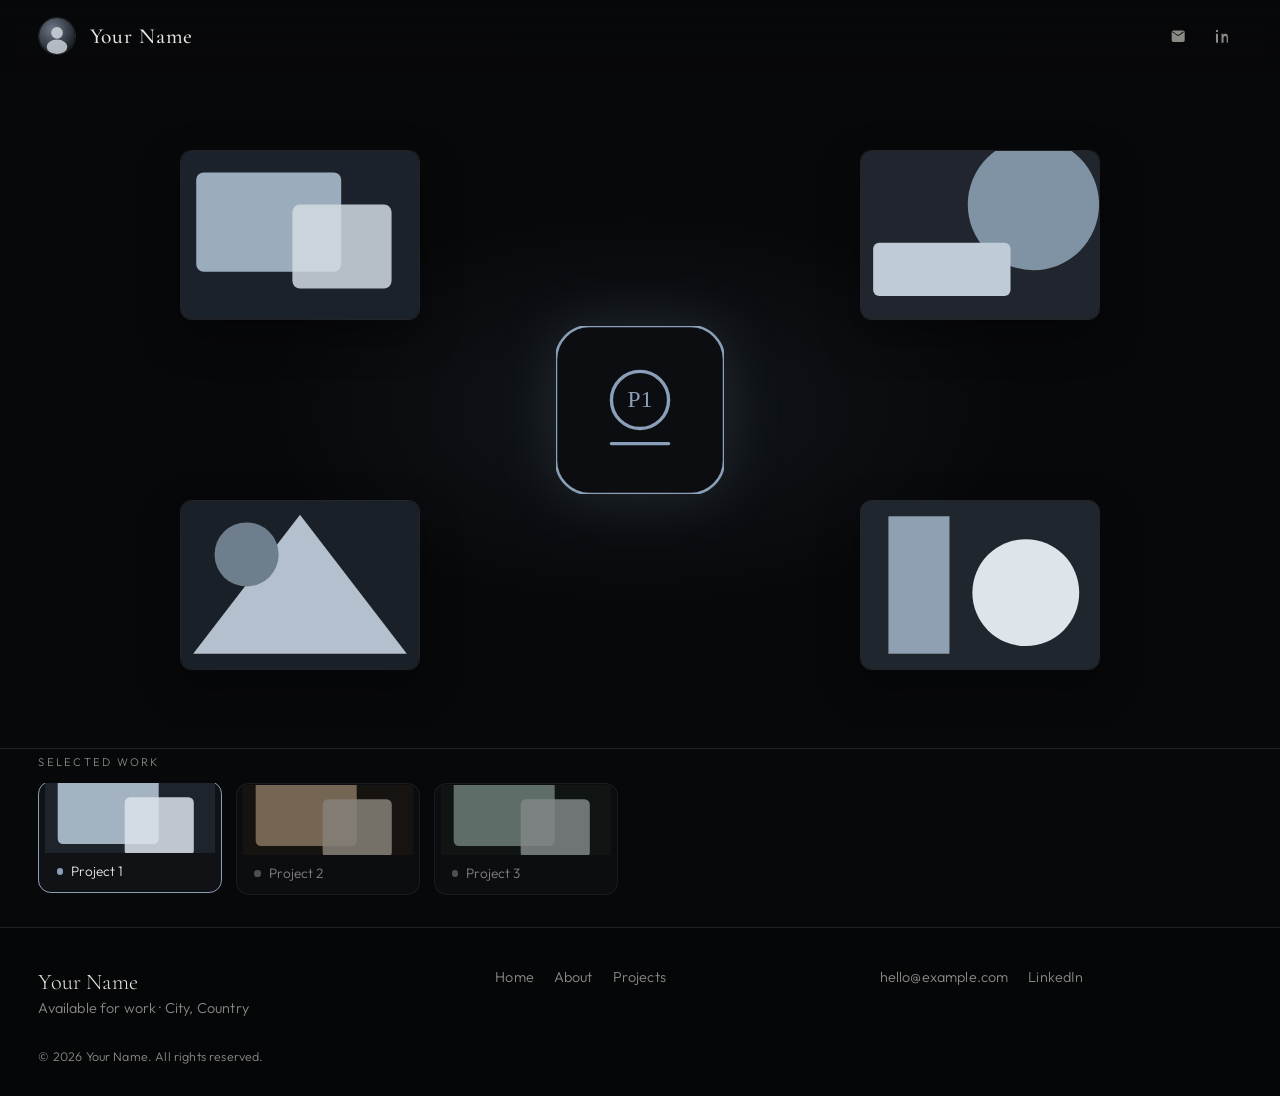
<file: index.html>
<!DOCTYPE html>
<html lang="en">
<head>
    <meta charset="UTF-8">
    <meta name="viewport" content="width=device-width, initial-scale=1.0">
    <title>Brian Saavedra — Portfolio</title>
    <link rel="preconnect" href="https://fonts.googleapis.com">
    <link rel="preconnect" href="https://fonts.gstatic.com" crossorigin>
    <link href="https://fonts.googleapis.com/css2?family=Cormorant+Garamond:ital,wght@0,500;0,600;1,500&family=Outfit:wght@300;400;500&display=swap" rel="stylesheet">
    <link rel="stylesheet" href="style.css">
</head>
<body>
    <header class="site-header">
        <div class="identity">
            <a class="avatar-link" href="about.html" aria-label="About Your Name">
                <img class="avatar" src="assets/avatar.svg" alt="">
            </a>
            <div class="name-wrap">
                <a class="name" href="about.html" id="name-link">Your Name</a>
                <div class="about-preview" id="about-preview" role="tooltip">
                    <p class="about-preview__role">Designer &amp; developer</p>
                    <p class="about-preview__bio">A short placeholder bio about the work, process, and the kind of projects you take on.</p>
                    <span class="about-preview__cta">View about →</span>
                </div>
            </div>
        </div>

        <div class="header-actions">
            <a class="icon-link" href="mailto:hello@example.com" aria-label="Email">
                <svg viewBox="0 0 24 24" aria-hidden="true">
                    <path d="M3.5 6.75A2.25 2.25 0 0 1 5.75 4.5h12.5A2.25 2.25 0 0 1 20.5 6.75v10.5A2.25 2.25 0 0 1 18.25 19.5H5.75A2.25 2.25 0 0 1 3.5 17.25V6.75Zm1.7.55 6.4 4.48a.75.75 0 0 0 .8 0l6.4-4.48a.75.75 0 0 0-.8-1.26L12 10.7 5.2 6.04a.75.75 0 1 0-.8 1.26Z"/>
                </svg>
            </a>
            <a class="icon-link" href="https://www.linkedin.com/" target="_blank" rel="noopener noreferrer" aria-label="LinkedIn">
                <svg viewBox="0 0 24 24" aria-hidden="true">
                    <path d="M6.54 8.75H3.86V20.5h2.68V8.75ZM5.2 3.5A1.56 1.56 0 1 0 5.2 6.62 1.56 1.56 0 0 0 5.2 3.5ZM20.5 20.5h-2.67v-5.7c0-1.36-.03-3.1-1.89-3.1-1.9 0-2.19 1.48-2.19 3v5.8H11.1V8.75h2.56v1.6h.04c.36-.68 1.23-1.4 2.53-1.4 2.7 0 3.27 1.78 3.27 4.1V20.5Z"/>
                </svg>
            </a>
        </div>
    </header>

    <main>
        <section class="hero" aria-label="Featured project">
            <div class="hero__vignette" aria-hidden="true"></div>
            <div class="stage">
                <figure class="stage__shot stage__shot--tl float-a">
                    <img data-slot="0" alt="">
                </figure>
                <figure class="stage__shot stage__shot--tr float-b">
                    <img data-slot="1" alt="">
                </figure>
                <figure class="stage__shot stage__shot--bl float-c">
                    <img data-slot="2" alt="">
                </figure>
                <figure class="stage__shot stage__shot--br float-d">
                    <img data-slot="3" alt="">
                </figure>
                <div class="stage__logo">
                    <img id="project-logo" src="assets/logos/project-1.svg" alt="Project 1">
                </div>
            </div>
        </section>

        <section class="project-strip" id="projects" aria-label="Projects">
            <p class="project-strip__label">Selected work</p>
            <div class="project-strip__track" role="tablist" aria-label="Choose a project">
                <button class="project-btn is-active" type="button" role="tab" aria-selected="true" data-project="0">
                    <img src="assets/projects/p1-0.svg" alt="">
                    <span class="project-btn__meta">
                        <span class="dot" aria-hidden="true"></span>
                        <span class="project-btn__title">Project 1</span>
                    </span>
                </button>
                <button class="project-btn" type="button" role="tab" aria-selected="false" data-project="1">
                    <img src="assets/projects/p2-0.svg" alt="">
                    <span class="project-btn__meta">
                        <span class="dot" aria-hidden="true"></span>
                        <span class="project-btn__title">Project 2</span>
                    </span>
                </button>
                <button class="project-btn" type="button" role="tab" aria-selected="false" data-project="2">
                    <img src="assets/projects/p3-0.svg" alt="">
                    <span class="project-btn__meta">
                        <span class="dot" aria-hidden="true"></span>
                        <span class="project-btn__title">Project 3</span>
                    </span>
                </button>
            </div>
        </section>
    </main>

    <footer class="site-footer">
        <div class="footer__top">
            <div>
                <p class="footer__name">Your Name</p>
                <p class="footer__note">Available for work · City, Country</p>
            </div>
            <nav class="footer__nav" aria-label="Footer">
                <a href="index.html">Home</a>
                <a href="about.html">About</a>
                <a href="#projects">Projects</a>
            </nav>
            <div class="footer__social">
                <a href="mailto:hello@example.com">hello@example.com</a>
                <a href="https://www.linkedin.com/" target="_blank" rel="noopener noreferrer">LinkedIn</a>
            </div>
        </div>
        <p class="footer__copy">© <span id="year"></span> Your Name. All rights reserved.</p>
    </footer>

    <script src="script.js"></script>
</body>
</html>
</file>
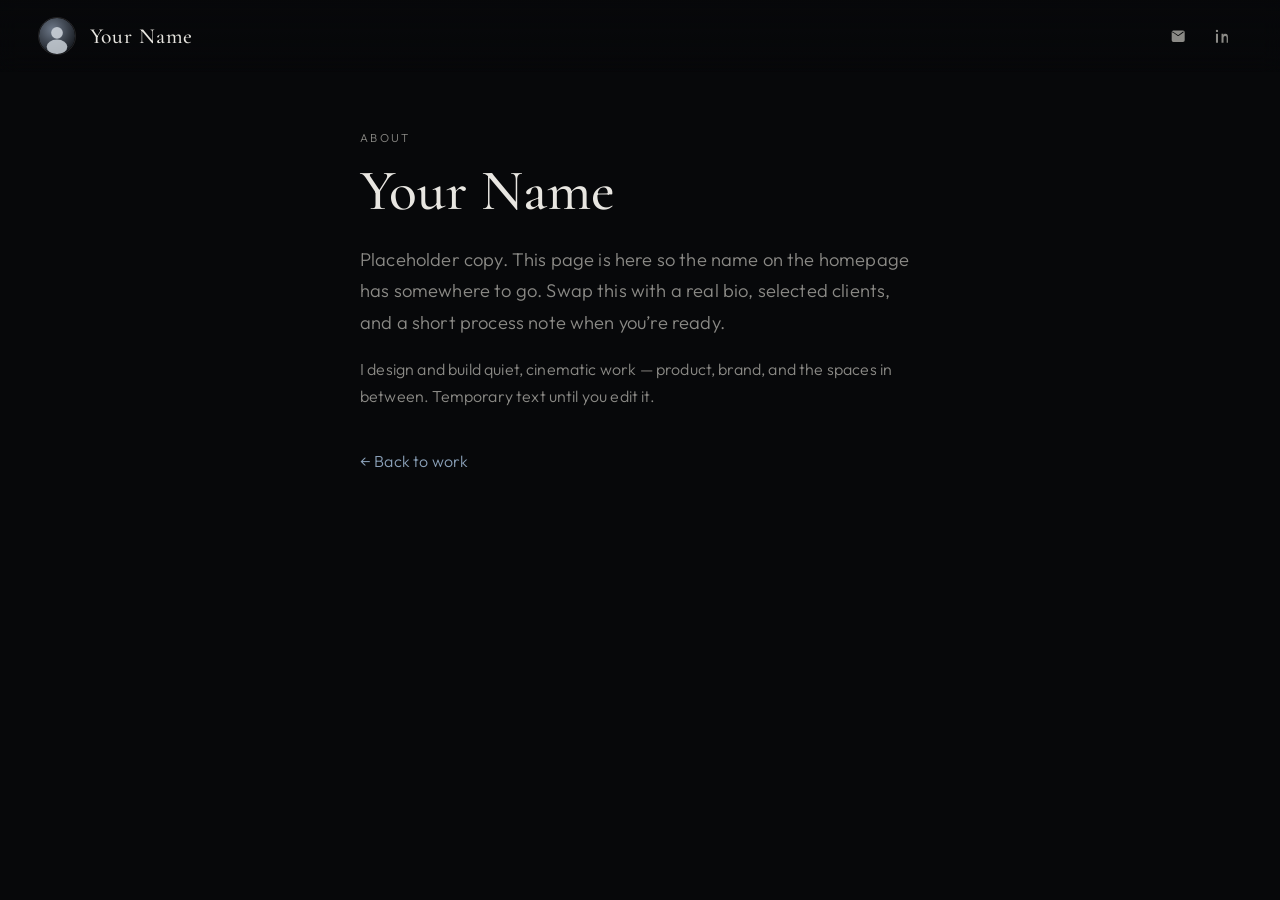
<file: about.html>
<!DOCTYPE html>
<html lang="en">
<head>
    <meta charset="UTF-8">
    <meta name="viewport" content="width=device-width, initial-scale=1.0">
    <title>About — Your Name</title>
    <link rel="preconnect" href="https://fonts.googleapis.com">
    <link rel="preconnect" href="https://fonts.gstatic.com" crossorigin>
    <link href="https://fonts.googleapis.com/css2?family=Cormorant+Garamond:ital,wght@0,500;0,600;1,500&family=Outfit:wght@300;400;500&display=swap" rel="stylesheet">
    <link rel="stylesheet" href="style.css">
</head>
<body class="about-page">
    <header class="site-header">
        <div class="identity">
            <a class="avatar-link" href="index.html" aria-label="Back to home">
                <img class="avatar" src="assets/avatar.svg" alt="">
            </a>
            <div class="name-wrap">
                <a class="name" href="index.html">Your Name</a>
            </div>
        </div>
        <div class="header-actions">
            <a class="icon-link" href="mailto:hello@example.com" aria-label="Email">
                <svg viewBox="0 0 24 24" aria-hidden="true">
                    <path d="M3.5 6.75A2.25 2.25 0 0 1 5.75 4.5h12.5A2.25 2.25 0 0 1 20.5 6.75v10.5A2.25 2.25 0 0 1 18.25 19.5H5.75A2.25 2.25 0 0 1 3.5 17.25V6.75Zm1.7.55 6.4 4.48a.75.75 0 0 0 .8 0l6.4-4.48a.75.75 0 0 0-.8-1.26L12 10.7 5.2 6.04a.75.75 0 1 0-.8 1.26Z"/>
                </svg>
            </a>
            <a class="icon-link" href="https://www.linkedin.com/" target="_blank" rel="noopener noreferrer" aria-label="LinkedIn">
                <svg viewBox="0 0 24 24" aria-hidden="true">
                    <path d="M6.54 8.75H3.86V20.5h2.68V8.75ZM5.2 3.5A1.56 1.56 0 1 0 5.2 6.62 1.56 1.56 0 0 0 5.2 3.5ZM20.5 20.5h-2.67v-5.7c0-1.36-.03-3.1-1.89-3.1-1.9 0-2.19 1.48-2.19 3v5.8H11.1V8.75h2.56v1.6h.04c.36-.68 1.23-1.4 2.53-1.4 2.7 0 3.27 1.78 3.27 4.1V20.5Z"/>
                </svg>
            </a>
        </div>
    </header>

    <main class="about-main">
        <p class="eyebrow">About</p>
        <h1>Your Name</h1>
        <p class="lede">Placeholder copy. This page is here so the name on the homepage has somewhere to go. Swap this with a real bio, selected clients, and a short process note when you’re ready.</p>
        <p>I design and build quiet, cinematic work — product, brand, and the spaces in between. Temporary text until you edit it.</p>
        <a class="text-link" href="index.html">← Back to work</a>
    </main>
</body>
</html>
</file>
<file: style.css>
:root {
    --bg: #07080a;
    --bg-elevated: #101216;
    --text: #e8e6e1;
    --muted: #8b8a86;
    --line: rgba(232, 230, 225, 0.12);
    --accent: #8aa0b8;
    --accent-soft: rgba(138, 160, 184, 0.18);
    --stage-tint: rgba(90, 120, 150, 0.12);
    --header-h: 4.5rem;
    --strip-h: 9.5rem;
    --ease: cubic-bezier(0.22, 1, 0.36, 1);
}

*,
*::before,
*::after {
    box-sizing: border-box;
}

html {
    scroll-behavior: smooth;
}

body {
    margin: 0;
    min-height: 100vh;
    background: var(--bg);
    color: var(--text);
    font-family: Outfit, system-ui, sans-serif;
    font-weight: 300;
    letter-spacing: 0.01em;
}

img {
    max-width: 100%;
    display: block;
}

a {
    color: inherit;
    text-decoration: none;
}

button {
    font: inherit;
    color: inherit;
    background: none;
    border: 0;
    cursor: pointer;
}

.site-header {
    position: sticky;
    top: 0;
    z-index: 20;
    height: var(--header-h);
    display: flex;
    align-items: center;
    justify-content: space-between;
    padding: 0 1.5rem;
    background: linear-gradient(to bottom, rgba(7, 8, 10, 0.92), rgba(7, 8, 10, 0.55) 70%, transparent);
    backdrop-filter: blur(10px);
}

.identity {
    display: flex;
    align-items: center;
    gap: 0.85rem;
}

.avatar {
    width: 2.35rem;
    height: 2.35rem;
    border-radius: 50%;
    object-fit: cover;
    border: 1px solid var(--line);
}

.name-wrap {
    position: relative;
}

.name {
    font-family: "Cormorant Garamond", Georgia, serif;
    font-size: 1.35rem;
    font-weight: 500;
    letter-spacing: 0.04em;
    border-bottom: 1px solid transparent;
    transition: border-color 0.3s var(--ease), color 0.3s var(--ease);
}

.name:hover,
.name:focus-visible {
    border-bottom-color: var(--accent);
}

.about-preview {
    position: absolute;
    top: calc(100% + 0.85rem);
    left: 0;
    width: min(18.5rem, 70vw);
    padding: 1rem 1.1rem 1.05rem;
    background: var(--bg-elevated);
    border: 1px solid var(--line);
    border-radius: 0.85rem;
    box-shadow: 0 18px 50px rgba(0, 0, 0, 0.45);
    opacity: 0;
    visibility: hidden;
    transform: translateY(6px);
    transition: opacity 0.28s var(--ease), transform 0.28s var(--ease), visibility 0.28s;
    pointer-events: none;
}

.name-wrap:hover .about-preview,
.name-wrap:focus-within .about-preview,
.about-preview.is-open {
    opacity: 1;
    visibility: visible;
    transform: translateY(0);
    pointer-events: auto;
}

.about-preview__role {
    margin: 0 0 0.4rem;
    font-size: 0.72rem;
    letter-spacing: 0.16em;
    text-transform: uppercase;
    color: var(--accent);
}

.about-preview__bio {
    margin: 0 0 0.75rem;
    font-size: 0.9rem;
    line-height: 1.5;
    color: var(--muted);
}

.about-preview__cta {
    font-size: 0.8rem;
    color: var(--text);
}

.header-actions {
    display: flex;
    gap: 0.35rem;
}

.icon-link {
    display: grid;
    place-items: center;
    width: 2.4rem;
    height: 2.4rem;
    color: var(--muted);
    border-radius: 50%;
    transition: color 0.25s var(--ease), background 0.25s var(--ease);
}

.icon-link:hover,
.icon-link:focus-visible {
    color: var(--text);
    background: var(--accent-soft);
}

.icon-link svg {
    width: 1.15rem;
    height: 1.15rem;
    fill: currentColor;
}

.hero {
    position: relative;
    min-height: calc(100vh - var(--header-h) - var(--strip-h));
    display: grid;
    place-items: center;
    overflow: hidden;
}

.hero__vignette {
    pointer-events: none;
    position: absolute;
    inset: 0;
    z-index: 0;
    background:
        radial-gradient(ellipse at center, var(--stage-tint), transparent 42%),
        radial-gradient(ellipse at center, transparent 62%, var(--bg) 96%);
    transition: background 0.8s var(--ease);
}

.stage {
    position: relative;
    z-index: 1;
    width: min(920px, 92vw);
    height: min(58vh, 520px);
}

.stage__shot {
    position: absolute;
    width: min(32%, 240px);
    margin: 0;
    overflow: hidden;
    border-radius: 0.7rem;
    border: 1px solid var(--line);
    box-shadow: 0 16px 40px rgba(0, 0, 0, 0.35);
}

.stage__shot img {
    width: 100%;
    height: 158px;
    object-fit: cover;
    filter: saturate(0.72) brightness(0.96);
    opacity: 1;
    transition: filter 0.45s var(--ease), opacity 0.7s var(--ease), transform 0.7s var(--ease);
}

.stage__shot:hover img {
    filter: saturate(0.9) brightness(1);
}

.stage__shot.is-fading img {
    opacity: 0;
}

.stage__shot--tl { top: 0; left: 0; }
.stage__shot--tr { top: 0; right: 0; }
.stage__shot--bl { bottom: 0; left: 0; }
.stage__shot--br { bottom: 0; right: 0; }

.stage__logo {
    position: absolute;
    inset: 0;
    z-index: 3;
    display: grid;
    place-items: center;
    pointer-events: none;
}

.stage__logo img {
    width: min(28vw, 168px);
    height: min(28vw, 168px);
    filter: drop-shadow(0 0 28px var(--accent-soft));
    transition: opacity 0.45s var(--ease), transform 0.45s var(--ease);
}

.stage__logo.is-swapping img {
    opacity: 0;
    transform: scale(0.94);
}

.float-a { animation: floatY 7s ease-in-out infinite; }
.float-b { animation: floatY 8.2s ease-in-out infinite 0.6s reverse; }
.float-c { animation: floatY 6.4s ease-in-out infinite 1.1s reverse; }
.float-d { animation: floatY 7.8s ease-in-out infinite 0.3s; }

@keyframes floatY {
    0%, 100% { transform: translateY(0); }
    50% { transform: translateY(-10px); }
}

.project-strip {
    min-height: var(--strip-h);
    padding: 0.4rem 1.5rem 1.6rem;
    border-top: 1px solid var(--line);
}

.project-strip__label {
    margin: 0 0 0.85rem;
    font-size: 0.7rem;
    letter-spacing: 0.2em;
    text-transform: uppercase;
    color: var(--muted);
}

.project-strip__track {
    display: flex;
    gap: 0.85rem;
    overflow-x: auto;
    padding-bottom: 0.4rem;
    scrollbar-width: thin;
}

.project-btn {
    flex: 0 0 auto;
    width: 11.5rem;
    text-align: left;
    border-radius: 0.8rem;
    overflow: hidden;
    border: 1px solid var(--line);
    background: var(--bg-elevated);
    opacity: 0.55;
    transition: opacity 0.3s var(--ease), border-color 0.3s var(--ease), transform 0.3s var(--ease);
}

.project-btn img {
    width: 100%;
    height: 4.4rem;
    object-fit: cover;
    filter: saturate(0.6);
}

.project-btn__meta {
    display: flex;
    align-items: center;
    gap: 0.5rem;
    padding: 0.55rem 0.7rem 0.65rem;
}

.dot {
    width: 0.42rem;
    height: 0.42rem;
    border-radius: 50%;
    background: var(--muted);
}

.project-btn__title {
    font-size: 0.85rem;
}

.project-btn:hover,
.project-btn:focus-visible {
    opacity: 0.85;
}

.project-btn.is-active {
    opacity: 1;
    border-color: var(--accent);
    transform: translateY(-2px);
}

.project-btn.is-active .dot {
    background: var(--accent);
}

.site-footer {
    padding: 2.5rem 1.5rem 2rem;
    border-top: 1px solid var(--line);
    background: #050608;
}

.footer__top {
    display: grid;
    gap: 1.4rem;
    grid-template-columns: 1fr;
}

.footer__name {
    margin: 0;
    font-family: "Cormorant Garamond", Georgia, serif;
    font-size: 1.4rem;
}

.footer__note {
    margin: 0.3rem 0 0;
    color: var(--muted);
    font-size: 0.9rem;
}

.footer__nav,
.footer__social {
    display: flex;
    flex-wrap: wrap;
    gap: 0.9rem 1.25rem;
}

.footer__nav a,
.footer__social a {
    color: var(--muted);
    font-size: 0.9rem;
}

.footer__nav a:hover,
.footer__social a:hover,
.text-link:hover {
    color: var(--text);
}

.footer__copy {
    margin: 2rem 0 0;
    color: var(--muted);
    font-size: 0.78rem;
}

.about-page .about-main {
    max-width: 38rem;
    margin: 0 auto;
    padding: 3.5rem 1.5rem 5rem;
}

.eyebrow {
    margin: 0 0 0.5rem;
    letter-spacing: 0.2em;
    text-transform: uppercase;
    font-size: 0.72rem;
    color: var(--accent);
}

.about-main h1 {
    margin: 0 0 1rem;
    font-family: "Cormorant Garamond", Georgia, serif;
    font-size: clamp(2.4rem, 5vw, 3.6rem);
    font-weight: 500;
}

.lede {
    font-size: 1.15rem;
    line-height: 1.65;
    color: var(--text);
}

.about-main p {
    line-height: 1.7;
    color: var(--muted);
}

.text-link {
    display: inline-block;
    margin-top: 1.5rem;
    color: var(--accent);
}

@media (min-width: 720px) {
    .site-header,
    .project-strip,
    .site-footer {
        padding-left: 2.4rem;
        padding-right: 2.4rem;
    }

    .footer__top {
        grid-template-columns: 1.2fr 1fr 1fr;
        align-items: start;
    }

    .stage__shot img {
        height: 168px;
    }
}

@media (prefers-reduced-motion: reduce) {
    html {
        scroll-behavior: auto;
    }

    .float-a,
    .float-b,
    .float-c,
    .float-d {
        animation: none;
    }

    .about-preview,
    .stage__shot img,
    .stage__logo img,
    .project-btn {
        transition: none;
    }
}
</file>
